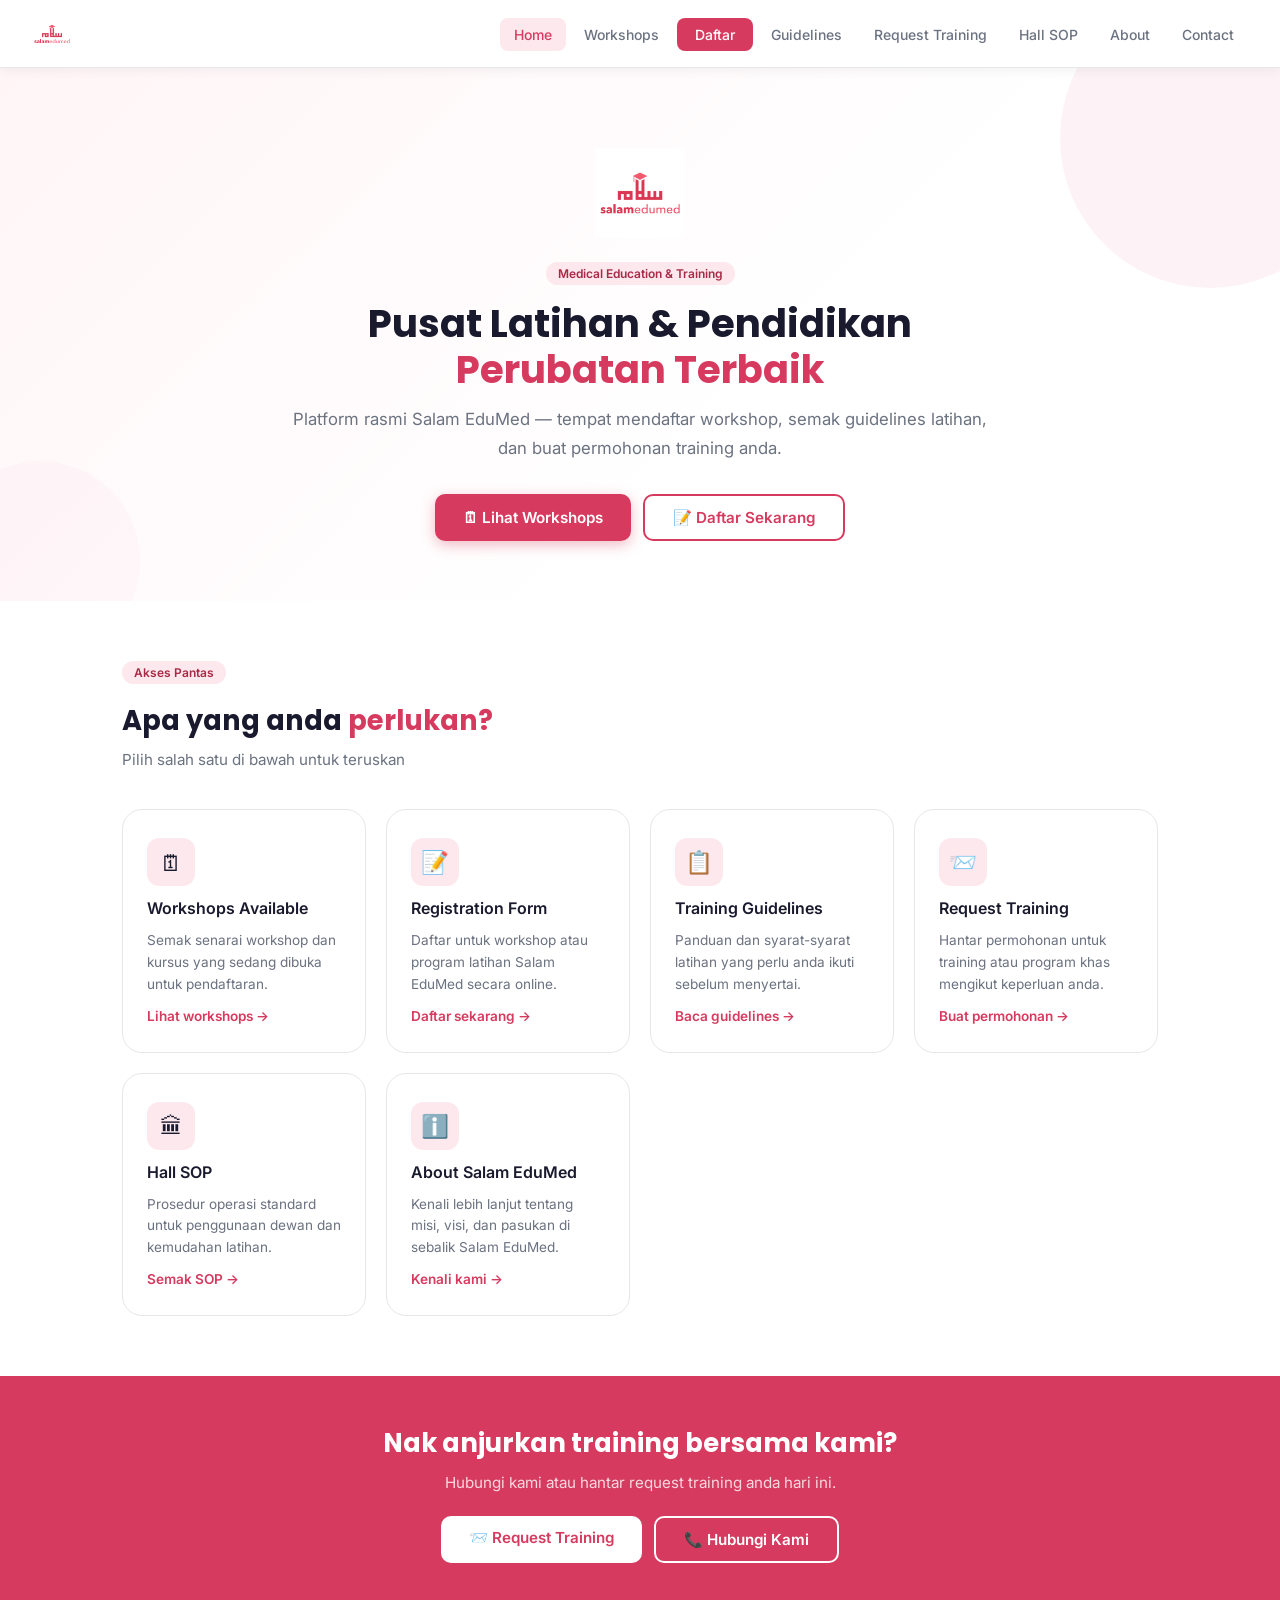
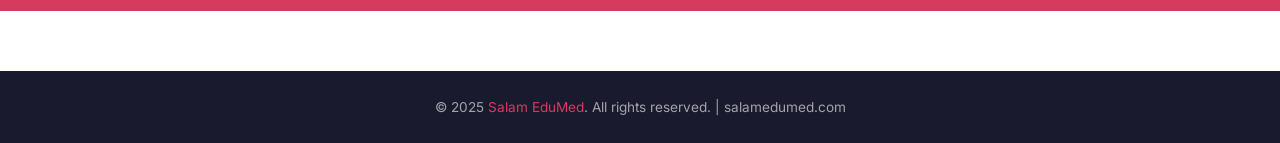
<file: index.html>
<!DOCTYPE html>
<html lang="ms">
<head>
  <meta charset="UTF-8">
  <meta name="viewport" content="width=device-width, initial-scale=1.0">
  <title>Salam EduMed</title>
  <link rel="icon" type="image/png" href="images/logo.png">
  <link rel="stylesheet" href="style.css">
</head>
<body>
  <script src="nav.js"></script>

  <!-- Hero -->
  <section class="hero">
    <div class="hero-content">
      <img src="images/logo.png" alt="Salam EduMed" class="hero-logo">
      <div class="badge">Medical Education &amp; Training</div>
      <h1>Pusat Latihan &amp; Pendidikan<br><span>Perubatan Terbaik</span></h1>
      <p>Platform rasmi Salam EduMed — tempat mendaftar workshop, semak guidelines latihan, dan buat permohonan training anda.</p>
      <div class="hero-buttons">
        <a href="workshops.html" class="btn btn-primary">🗓 Lihat Workshops</a>
        <a href="register.html" class="btn btn-outline">📝 Daftar Sekarang</a>
      </div>
    </div>
  </section>

  <!-- Quick Access Cards -->
  <div class="section">
    <div class="badge">Akses Pantas</div>
    <h2 class="section-title">Apa yang anda <span>perlukan?</span></h2>
    <p class="section-sub">Pilih salah satu di bawah untuk teruskan</p>

    <div class="cards-grid">

      <a href="workshops.html" class="card">
        <div class="card-icon">🗓</div>
        <h3>Workshops Available</h3>
        <p>Semak senarai workshop dan kursus yang sedang dibuka untuk pendaftaran.</p>
        <div class="card-arrow">Lihat workshops →</div>
      </a>

      <a href="register.html" class="card">
        <div class="card-icon">📝</div>
        <h3>Registration Form</h3>
        <p>Daftar untuk workshop atau program latihan Salam EduMed secara online.</p>
        <div class="card-arrow">Daftar sekarang →</div>
      </a>

      <a href="guidelines.html" class="card">
        <div class="card-icon">📋</div>
        <h3>Training Guidelines</h3>
        <p>Panduan dan syarat-syarat latihan yang perlu anda ikuti sebelum menyertai.</p>
        <div class="card-arrow">Baca guidelines →</div>
      </a>

      <a href="request.html" class="card">
        <div class="card-icon">📨</div>
        <h3>Request Training</h3>
        <p>Hantar permohonan untuk training atau program khas mengikut keperluan anda.</p>
        <div class="card-arrow">Buat permohonan →</div>
      </a>

      <a href="sop.html" class="card">
        <div class="card-icon">🏛</div>
        <h3>Hall SOP</h3>
        <p>Prosedur operasi standard untuk penggunaan dewan dan kemudahan latihan.</p>
        <div class="card-arrow">Semak SOP →</div>
      </a>

      <a href="about.html" class="card">
        <div class="card-icon">ℹ️</div>
        <h3>About Salam EduMed</h3>
        <p>Kenali lebih lanjut tentang misi, visi, dan pasukan di sebalik Salam EduMed.</p>
        <div class="card-arrow">Kenali kami →</div>
      </a>

    </div>
  </div>

  <!-- CTA Banner -->
  <div style="background: var(--primary); padding: 48px 2rem; text-align: center;">
    <h2 style="font-family: 'Poppins', sans-serif; color: white; font-size: 1.6rem; margin-bottom: 10px;">Nak anjurkan training bersama kami?</h2>
    <p style="color: rgba(255,255,255,0.8); margin-bottom: 24px; font-size: 0.95rem;">Hubungi kami atau hantar request training anda hari ini.</p>
    <div style="display: flex; gap: 12px; justify-content: center; flex-wrap: wrap;">
      <a href="request.html" style="background: white; color: var(--primary); padding: 12px 28px; border-radius: 10px; font-weight: 600; text-decoration: none; font-size: 0.95rem;">📨 Request Training</a>
      <a href="contact.html" style="background: transparent; color: white; border: 2px solid white; padding: 12px 28px; border-radius: 10px; font-weight: 600; text-decoration: none; font-size: 0.95rem;">📞 Hubungi Kami</a>
    </div>
  </div>

  <footer class="footer">
    <p>© 2025 <span>Salam EduMed</span>. All rights reserved. | salamedumed.com</p>
  </footer>
</body>
</html>
</file>
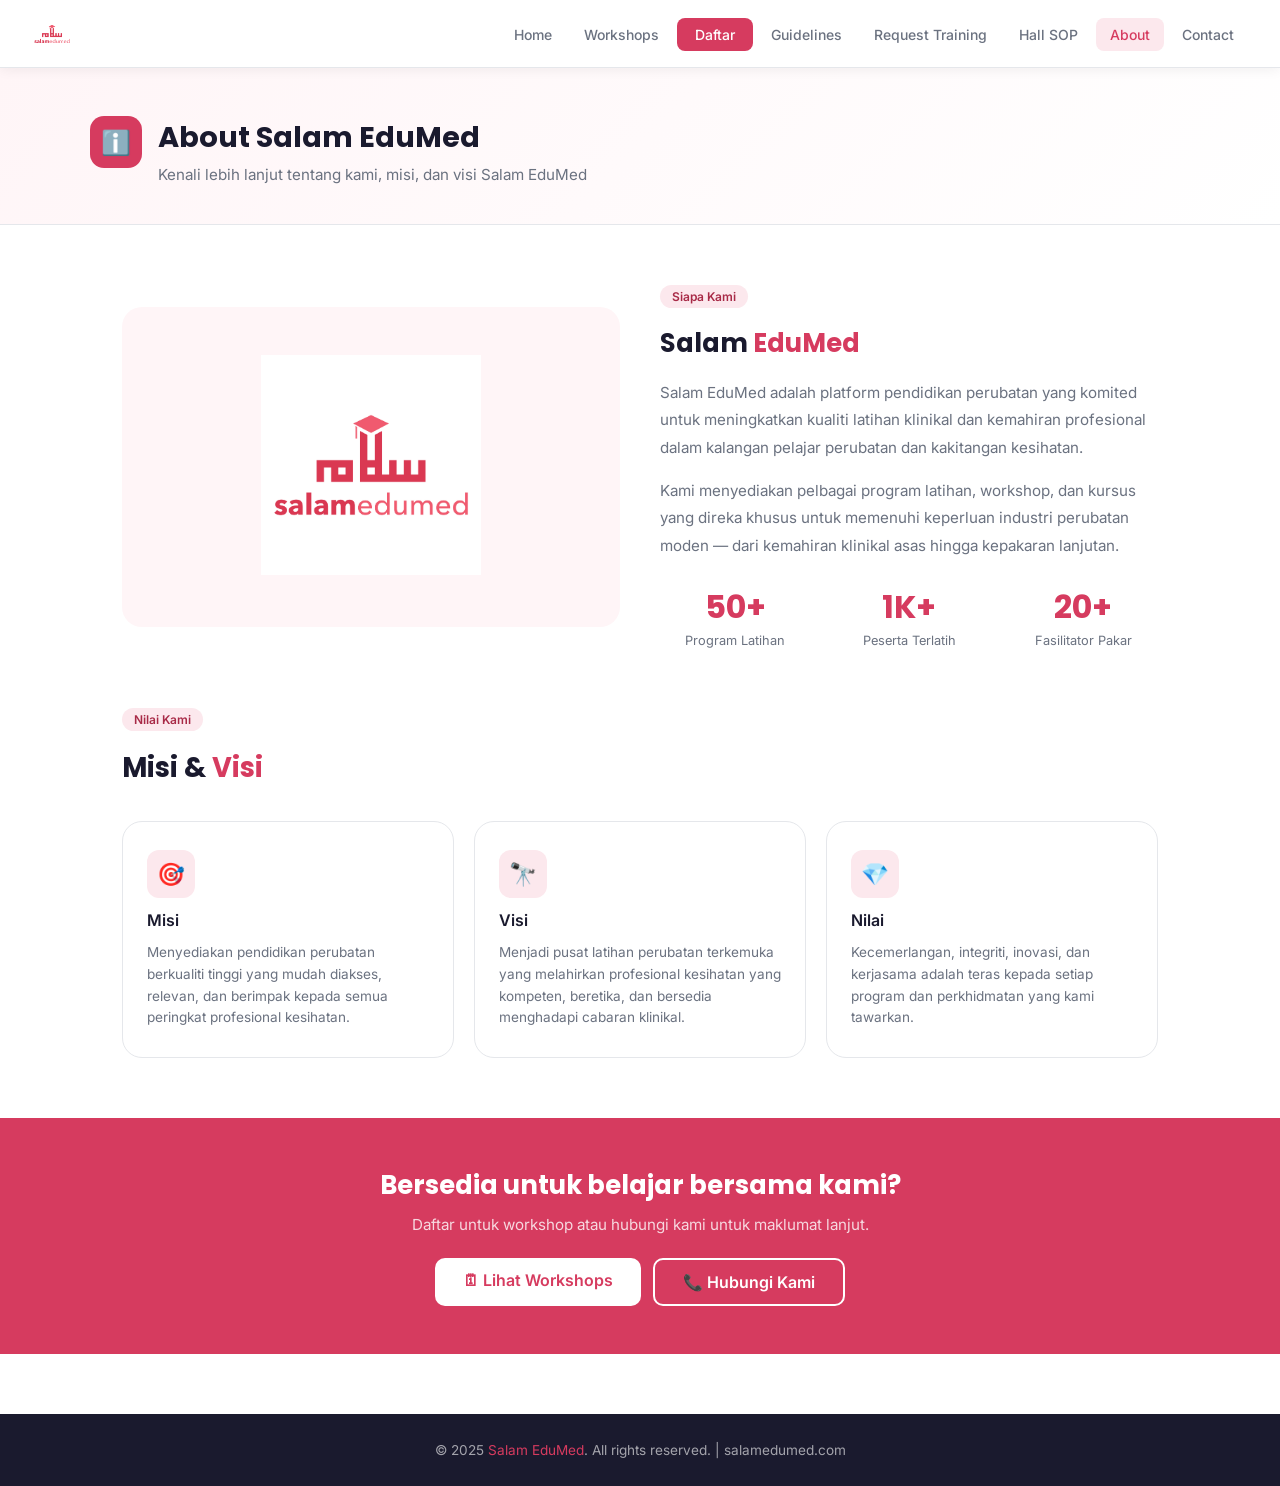
<file: about.html>
<!DOCTYPE html>
<html lang="ms">
<head>
  <meta charset="UTF-8">
  <meta name="viewport" content="width=device-width, initial-scale=1.0">
  <title>About Us | Salam EduMed</title>
  <link rel="icon" type="image/png" href="images/logo.png">
  <link rel="stylesheet" href="style.css">
</head>
<body>
  <script src="nav.js"></script>

  <div class="page-header">
    <div class="page-header-inner">
      <div class="page-header-icon">ℹ️</div>
      <div>
        <h1>About Salam EduMed</h1>
        <p>Kenali lebih lanjut tentang kami, misi, dan visi Salam EduMed</p>
      </div>
    </div>
  </div>

  <div class="section">
    <div class="about-grid">
      <div class="about-logo-wrap">
        <img src="images/logo.png" alt="Salam EduMed Logo">
      </div>
      <div class="about-text">
        <div class="badge">Siapa Kami</div>
        <h2>Salam <span style="color: var(--primary);">EduMed</span></h2>
        <p>Salam EduMed adalah platform pendidikan perubatan yang komited untuk meningkatkan kualiti latihan klinikal dan kemahiran profesional dalam kalangan pelajar perubatan dan kakitangan kesihatan.</p>
        <p>Kami menyediakan pelbagai program latihan, workshop, dan kursus yang direka khusus untuk memenuhi keperluan industri perubatan moden — dari kemahiran klinikal asas hingga kepakaran lanjutan.</p>
        <div class="stat-row">
          <div class="stat">
            <div class="num">50+</div>
            <div class="label">Program Latihan</div>
          </div>
          <div class="stat">
            <div class="num">1K+</div>
            <div class="label">Peserta Terlatih</div>
          </div>
          <div class="stat">
            <div class="num">20+</div>
            <div class="label">Fasilitator Pakar</div>
          </div>
        </div>
      </div>
    </div>

    <div style="margin-top: 60px;">
      <div class="badge">Nilai Kami</div>
      <h2 class="section-title" style="margin-bottom: 32px;">Misi & <span>Visi</span></h2>
      <div class="cards-grid">
        <div class="card" style="cursor: default;">
          <div class="card-icon">🎯</div>
          <h3>Misi</h3>
          <p>Menyediakan pendidikan perubatan berkualiti tinggi yang mudah diakses, relevan, dan berimpak kepada semua peringkat profesional kesihatan.</p>
        </div>
        <div class="card" style="cursor: default;">
          <div class="card-icon">🔭</div>
          <h3>Visi</h3>
          <p>Menjadi pusat latihan perubatan terkemuka yang melahirkan profesional kesihatan yang kompeten, beretika, dan bersedia menghadapi cabaran klinikal.</p>
        </div>
        <div class="card" style="cursor: default;">
          <div class="card-icon">💎</div>
          <h3>Nilai</h3>
          <p>Kecemerlangan, integriti, inovasi, dan kerjasama adalah teras kepada setiap program dan perkhidmatan yang kami tawarkan.</p>
        </div>
      </div>
    </div>
  </div>

  <div style="background: var(--primary); padding: 48px 2rem; text-align: center;">
    <h2 style="font-family: 'Poppins', sans-serif; color: white; font-size: 1.6rem; margin-bottom: 10px;">Bersedia untuk belajar bersama kami?</h2>
    <p style="color: rgba(255,255,255,0.8); margin-bottom: 24px; font-size: 0.95rem;">Daftar untuk workshop atau hubungi kami untuk maklumat lanjut.</p>
    <div style="display: flex; gap: 12px; justify-content: center; flex-wrap: wrap;">
      <a href="workshops.html" style="background: white; color: var(--primary); padding: 12px 28px; border-radius: 10px; font-weight: 600; text-decoration: none;">🗓 Lihat Workshops</a>
      <a href="contact.html" style="background: transparent; color: white; border: 2px solid white; padding: 12px 28px; border-radius: 10px; font-weight: 600; text-decoration: none;">📞 Hubungi Kami</a>
    </div>
  </div>

  <footer class="footer">
    <p>© 2025 <span>Salam EduMed</span>. All rights reserved. | salamedumed.com</p>
  </footer>
</body>
</html>
</file>
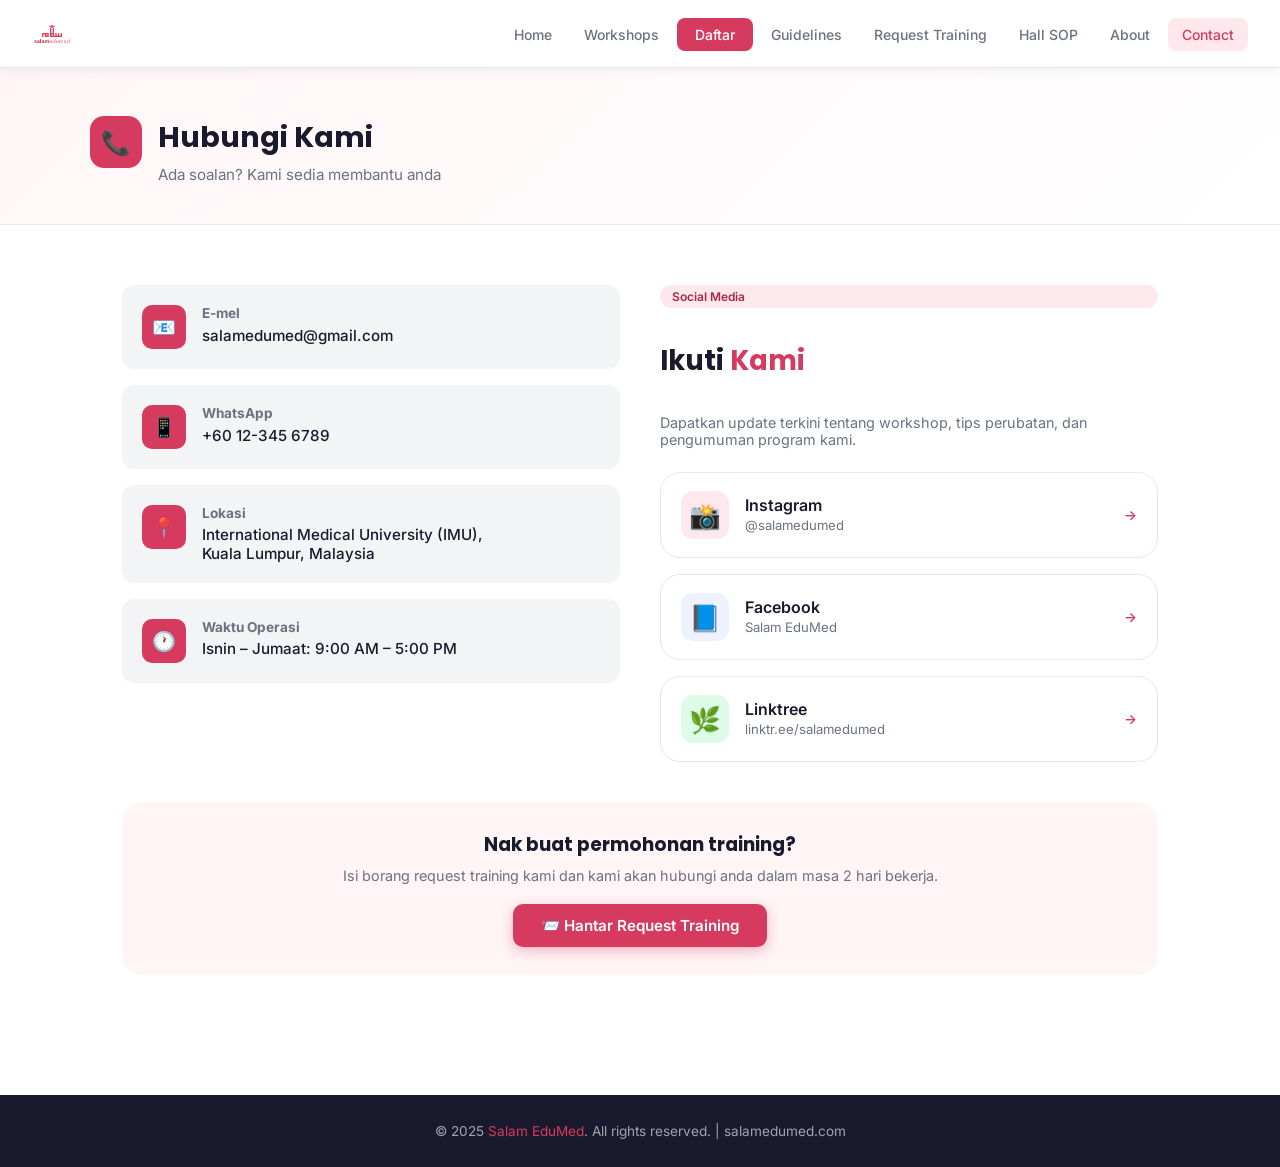
<file: contact.html>
<!DOCTYPE html>
<html lang="ms">
<head>
  <meta charset="UTF-8">
  <meta name="viewport" content="width=device-width, initial-scale=1.0">
  <title>Contact | Salam EduMed</title>
  <link rel="icon" type="image/png" href="images/logo.png">
  <link rel="stylesheet" href="style.css">
</head>
<body>
  <script src="nav.js"></script>

  <div class="page-header">
    <div class="page-header-inner">
      <div class="page-header-icon">📞</div>
      <div>
        <h1>Hubungi Kami</h1>
        <p>Ada soalan? Kami sedia membantu anda</p>
      </div>
    </div>
  </div>

  <div class="section">
    <div class="contact-grid">

      <div style="display: flex; flex-direction: column; gap: 16px;">
        <div class="contact-item">
          <div class="c-icon">📧</div>
          <div>
            <h4>E-mel</h4>
            <a href="mailto:salamedumed@gmail.com">salamedumed@gmail.com</a>
          </div>
        </div>

        <div class="contact-item">
          <div class="c-icon">📱</div>
          <div>
            <h4>WhatsApp</h4>
            <a href="https://wa.me/60123456789" target="_blank">+60 12-345 6789</a>
          </div>
        </div>

        <div class="contact-item">
          <div class="c-icon">📍</div>
          <div>
            <h4>Lokasi</h4>
            <p>International Medical University (IMU),<br>Kuala Lumpur, Malaysia</p>
          </div>
        </div>

        <div class="contact-item">
          <div class="c-icon">🕐</div>
          <div>
            <h4>Waktu Operasi</h4>
            <p>Isnin – Jumaat: 9:00 AM – 5:00 PM</p>
          </div>
        </div>
      </div>

      <div style="display: flex; flex-direction: column; gap: 16px;">
        <div class="badge">Social Media</div>
        <h2 class="section-title" style="margin-bottom: 16px;">Ikuti <span>Kami</span></h2>
        <p style="color: var(--gray); font-size: 0.9rem; margin-bottom: 8px;">Dapatkan update terkini tentang workshop, tips perubatan, dan pengumuman program kami.</p>

        <a href="https://instagram.com/salamedumed" target="_blank" class="card" style="flex-direction: row; align-items: center; gap: 16px; padding: 18px 20px;">
          <div class="card-icon" style="background: #FCE8ED; font-size: 1.6rem;">📸</div>
          <div>
            <h3 style="margin: 0;">Instagram</h3>
            <p style="margin: 0; font-size: 0.82rem;">@salamedumed</p>
          </div>
          <div class="card-arrow" style="margin-left: auto; margin-top: 0;">→</div>
        </a>

        <a href="https://www.facebook.com/salamedumed" target="_blank" class="card" style="flex-direction: row; align-items: center; gap: 16px; padding: 18px 20px;">
          <div class="card-icon" style="background: #EEF2FF; font-size: 1.6rem;">📘</div>
          <div>
            <h3 style="margin: 0;">Facebook</h3>
            <p style="margin: 0; font-size: 0.82rem;">Salam EduMed</p>
          </div>
          <div class="card-arrow" style="margin-left: auto; margin-top: 0;">→</div>
        </a>

        <a href="https://linktr.ee/salamedumed" target="_blank" class="card" style="flex-direction: row; align-items: center; gap: 16px; padding: 18px 20px;">
          <div class="card-icon" style="background: #DCFCE7; font-size: 1.6rem;">🌿</div>
          <div>
            <h3 style="margin: 0;">Linktree</h3>
            <p style="margin: 0; font-size: 0.82rem;">linktr.ee/salamedumed</p>
          </div>
          <div class="card-arrow" style="margin-left: auto; margin-top: 0;">→</div>
        </a>
      </div>

    </div>

    <div style="margin-top: 40px; padding: 28px; background: var(--primary-xlight); border-radius: var(--radius-lg); text-align: center;">
      <h3 style="font-family: 'Poppins', sans-serif; margin-bottom: 8px;">Nak buat permohonan training?</h3>
      <p style="color: var(--gray); font-size: 0.9rem; margin-bottom: 20px;">Isi borang request training kami dan kami akan hubungi anda dalam masa 2 hari bekerja.</p>
      <a href="request.html" class="btn btn-primary">📨 Hantar Request Training</a>
    </div>
  </div>

  <footer class="footer">
    <p>© 2025 <span>Salam EduMed</span>. All rights reserved. | salamedumed.com</p>
  </footer>
</body>
</html>
</file>
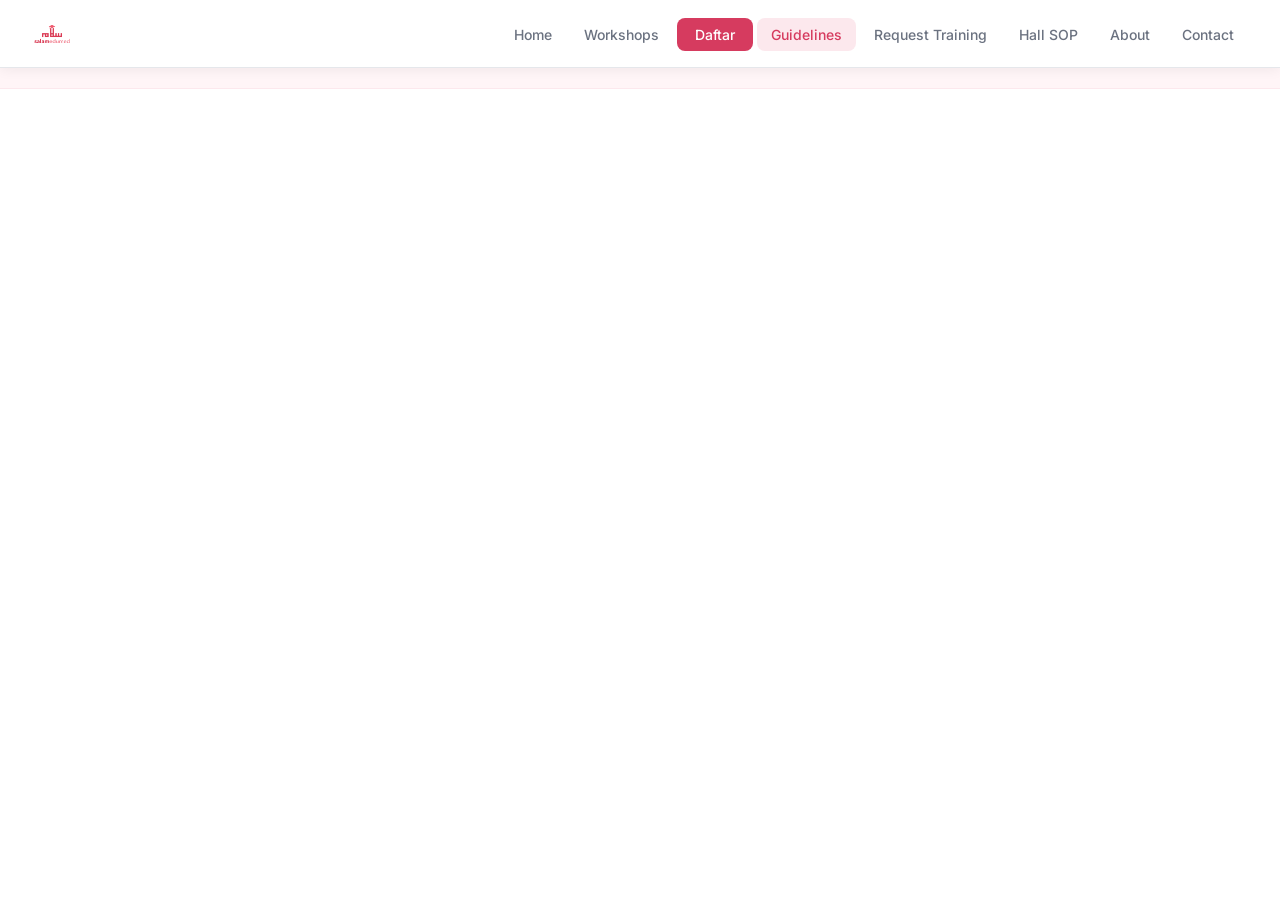
<file: guidelines.html>
<!DOCTYPE html>
<html lang="ms">
<head>
  <meta charset="UTF-8">
  <meta name="viewport" content="width=device-width, initial-scale=1.0">
  <title>Training Guidelines | Salam EduMed</title>
  <link rel="icon" type="image/png" href="images/logo.png">
  <link rel="stylesheet" href="style.css">
</head>
<body class="embed-page">
  <script src="nav.js"></script>

  <div class="embed-header">
    <div class="icon">📋</div>
    <h1>Training Guidelines</h1>
    <a href="https://script.google.com/macros/s/AKfycby76Ef6zsmTCOOQ0iS3BpFPUoH-8SvbWE8z80hWSNEm1jaO3RpkGe0w8c2iAE2r970thw/exec" target="_blank" class="open-new">↗ Open in new tab</a>
  </div>

  <iframe
    class="embed-frame"
    src="https://script.google.com/macros/s/AKfycby76Ef6zsmTCOOQ0iS3BpFPUoH-8SvbWE8z80hWSNEm1jaO3RpkGe0w8c2iAE2r970thw/exec"
    title="Salam EduMed Training Guidelines"
    loading="lazy">
  </iframe>
</body>
</html>
</file>
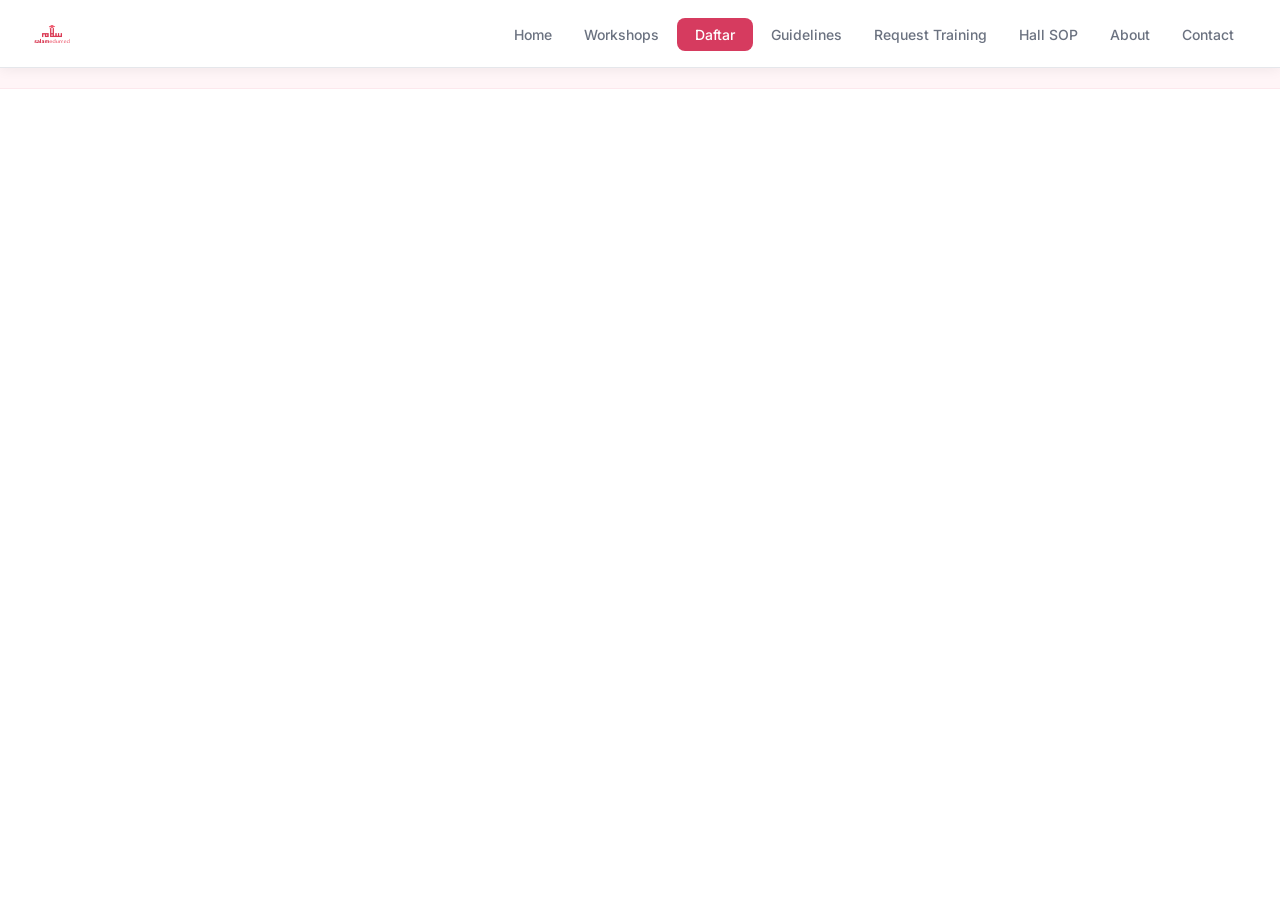
<file: register.html>
<!DOCTYPE html>
<html lang="ms">
<head>
  <meta charset="UTF-8">
  <meta name="viewport" content="width=device-width, initial-scale=1.0">
  <title>Registration Form | Salam EduMed</title>
  <link rel="icon" type="image/png" href="images/logo.png">
  <link rel="stylesheet" href="style.css">
</head>
<body class="embed-page">
  <script src="nav.js"></script>

  <div class="embed-header">
    <div class="icon">📝</div>
    <h1>Registration Form</h1>
    <a href="https://script.google.com/macros/s/AKfycbw-TM1X4ttx0lNZXt9PQ7xPPTrn4lBTw7MEErH2H84dD2UeyqW-Dr6ma02KuSLMb_tlBg/exec" target="_blank" class="open-new">↗ Open in new tab</a>
  </div>

  <iframe
    class="embed-frame"
    src="https://script.google.com/macros/s/AKfycbw-TM1X4ttx0lNZXt9PQ7xPPTrn4lBTw7MEErH2H84dD2UeyqW-Dr6ma02KuSLMb_tlBg/exec"
    title="Salam EduMed Registration Form"
    loading="lazy">
  </iframe>

  <script src="nav.js"></script>
</body>
</html>
</file>
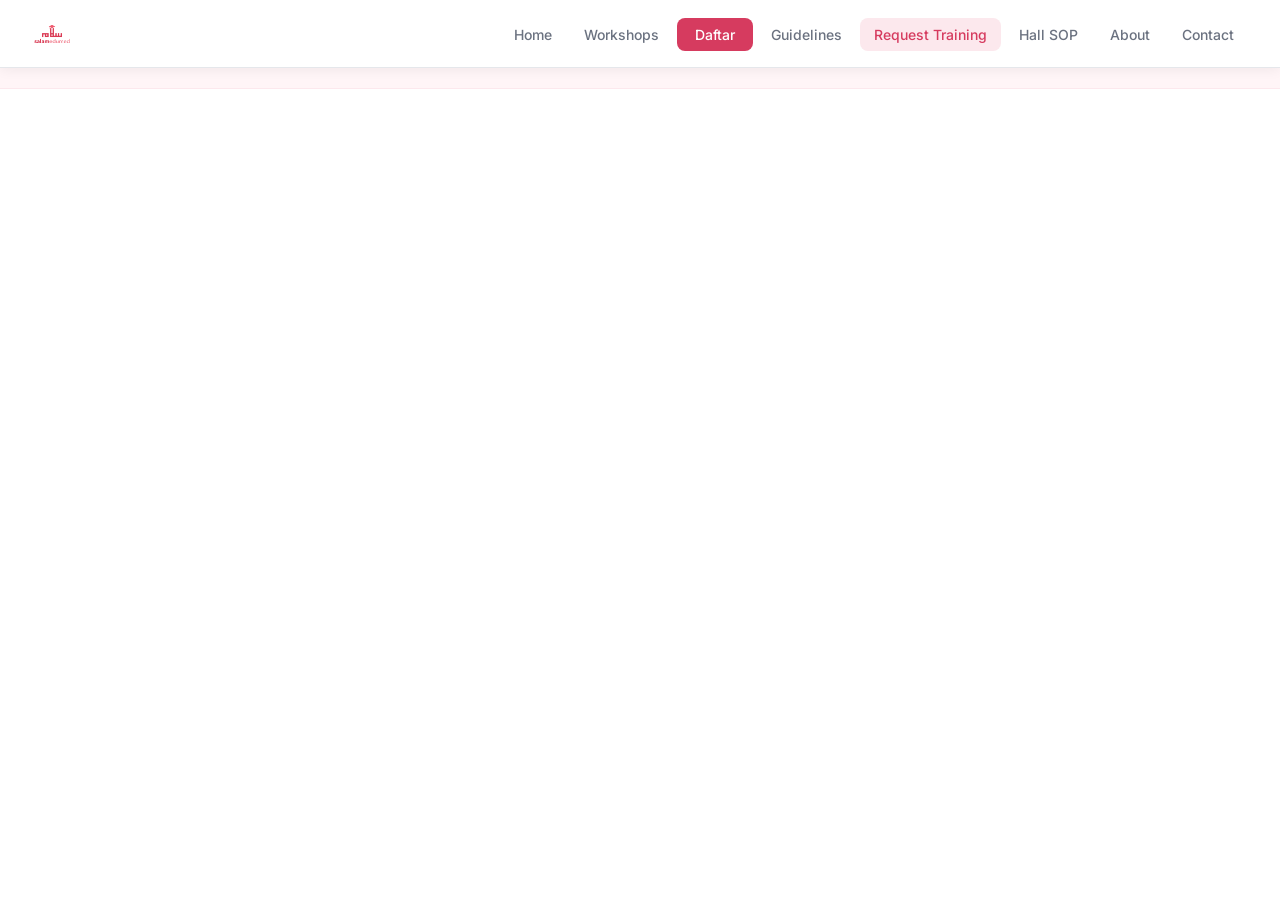
<file: request.html>
<!DOCTYPE html>
<html lang="ms">
<head>
  <meta charset="UTF-8">
  <meta name="viewport" content="width=device-width, initial-scale=1.0">
  <title>Request Training | Salam EduMed</title>
  <link rel="icon" type="image/png" href="images/logo.png">
  <link rel="stylesheet" href="style.css">
</head>
<body class="embed-page">
  <script src="nav.js"></script>

  <div class="embed-header">
    <div class="icon">📨</div>
    <h1>Training Request Form</h1>
    <a href="https://bit.ly/salamedumedrequestform" target="_blank" class="open-new">↗ Open in new tab</a>
  </div>

  <iframe
    class="embed-frame"
    src="https://bit.ly/salamedumedrequestform"
    title="Salam EduMed Training Request Form"
    loading="lazy">
  </iframe>
</body>
</html>
</file>
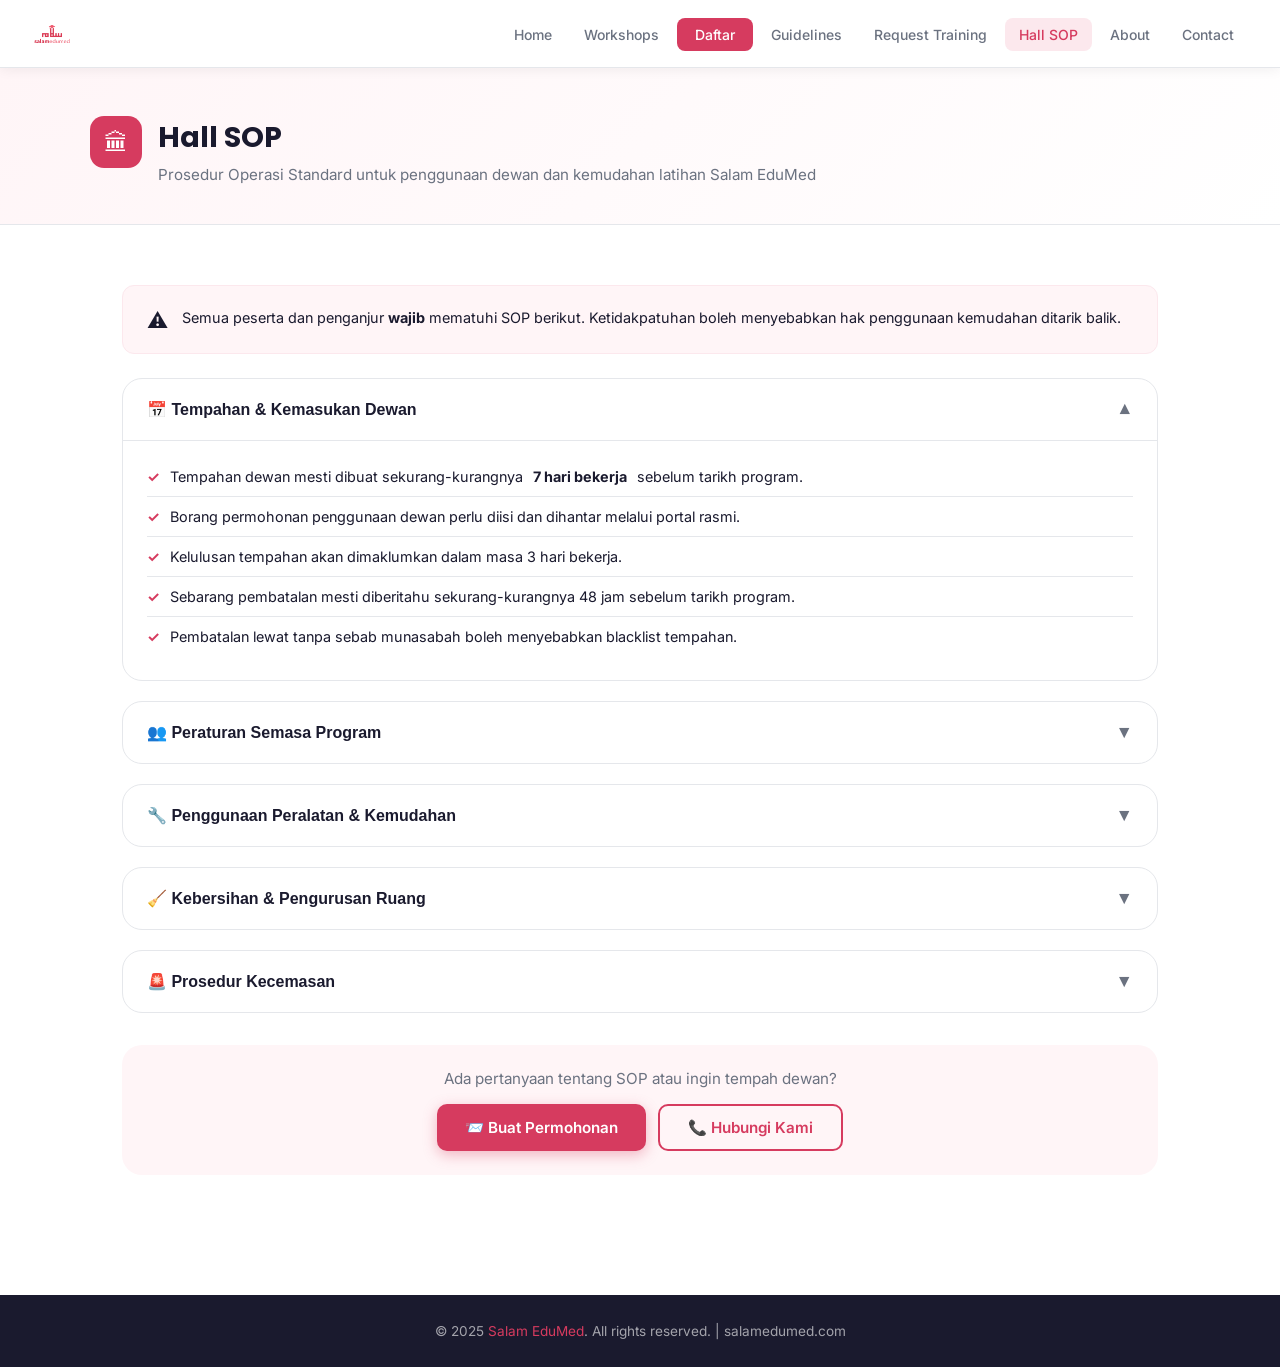
<file: sop.html>
<!DOCTYPE html>
<html lang="ms">
<head>
  <meta charset="UTF-8">
  <meta name="viewport" content="width=device-width, initial-scale=1.0">
  <title>Hall SOP | Salam EduMed</title>
  <link rel="icon" type="image/png" href="images/logo.png">
  <link rel="stylesheet" href="style.css">
</head>
<body>
  <script src="nav.js"></script>

  <div class="page-header">
    <div class="page-header-inner">
      <div class="page-header-icon">🏛</div>
      <div>
        <h1>Hall SOP</h1>
        <p>Prosedur Operasi Standard untuk penggunaan dewan dan kemudahan latihan Salam EduMed</p>
      </div>
    </div>
  </div>

  <div class="section">
    <div class="info-box">
      <div class="info-icon">⚠️</div>
      <p>Semua peserta dan penganjur <strong>wajib</strong> mematuhi SOP berikut. Ketidakpatuhan boleh menyebabkan hak penggunaan kemudahan ditarik balik.</p>
    </div>

    <div class="sop-section open">
      <button class="sop-toggle" onclick="toggleSop(this)">
        <h3>📅 Tempahan & Kemasukan Dewan</h3>
        <span class="chevron">▼</span>
      </button>
      <div class="sop-body">
        <ul>
          <li>Tempahan dewan mesti dibuat sekurang-kurangnya <strong>7 hari bekerja</strong> sebelum tarikh program.</li>
          <li>Borang permohonan penggunaan dewan perlu diisi dan dihantar melalui portal rasmi.</li>
          <li>Kelulusan tempahan akan dimaklumkan dalam masa 3 hari bekerja.</li>
          <li>Sebarang pembatalan mesti diberitahu sekurang-kurangnya 48 jam sebelum tarikh program.</li>
          <li>Pembatalan lewat tanpa sebab munasabah boleh menyebabkan blacklist tempahan.</li>
        </ul>
      </div>
    </div>

    <div class="sop-section">
      <button class="sop-toggle" onclick="toggleSop(this)">
        <h3>👥 Peraturan Semasa Program</h3>
        <span class="chevron">▼</span>
      </button>
      <div class="sop-body">
        <ul>
          <li>Semua peserta mesti <strong>mendaftar masuk</strong> sebelum program bermula.</li>
          <li>Pakaian mestilah kemas dan sesuai — pakaian profesional atau uniform klinikal.</li>
          <li>Telefon bimbit hendaklah ditetapkan pada mod senyap sepanjang sesi.</li>
          <li>Dilarang membawa makanan atau minuman ke dalam dewan kecuali dengan kebenaran.</li>
          <li>Peserta dilarang keluar masuk dewan semasa sesi sedang berjalan tanpa kebenaran fasilitator.</li>
          <li>Gambar atau rakaman video hanya dibenarkan dengan kebenaran penganjur.</li>
        </ul>
      </div>
    </div>

    <div class="sop-section">
      <button class="sop-toggle" onclick="toggleSop(this)">
        <h3>🔧 Penggunaan Peralatan & Kemudahan</h3>
        <span class="chevron">▼</span>
      </button>
      <div class="sop-body">
        <ul>
          <li>Peralatan simulasi dan manikin mesti digunakan dengan berhati-hati dan mengikut arahan.</li>
          <li>Sebarang kerosakan pada peralatan mestilah dilaporkan kepada staf serta-merta.</li>
          <li>Penganjur bertanggungjawab memastikan semua peralatan dikembalikan ke tempat asal selepas program.</li>
          <li>Peralatan peribadi pelajar adalah tanggungjawab pelajar sendiri — Salam EduMed tidak bertanggungjawab atas kehilangan.</li>
          <li>Penggunaan projektor dan sistem audio perlu dipohon terlebih dahulu bersama borang tempahan.</li>
        </ul>
      </div>
    </div>

    <div class="sop-section">
      <button class="sop-toggle" onclick="toggleSop(this)">
        <h3>🧹 Kebersihan & Pengurusan Ruang</h3>
        <span class="chevron">▼</span>
      </button>
      <div class="sop-body">
        <ul>
          <li>Penganjur bertanggungjawab memastikan dewan <strong>bersih dan kemas</strong> selepas program.</li>
          <li>Semua kerusi dan meja mesti dikembalikan ke susunan asal sebelum meninggalkan dewan.</li>
          <li>Sampah dan sisa mestilah dibuang di tempat yang disediakan.</li>
          <li>Pemeriksaan dewan akan dijalankan oleh staf sebelum dan selepas penggunaan.</li>
          <li>Deposit akan ditolak sekiranya dewan didapati tidak bersih atau rosak.</li>
        </ul>
      </div>
    </div>

    <div class="sop-section">
      <button class="sop-toggle" onclick="toggleSop(this)">
        <h3>🚨 Prosedur Kecemasan</h3>
        <span class="chevron">▼</span>
      </button>
      <div class="sop-body">
        <ul>
          <li>Ketahui lokasi <strong>alat pemadam api</strong> dan <strong>AED</strong> berhampiran dewan.</li>
          <li>Dalam keadaan kecemasan, hubungi staf Salam EduMed atau talian kecemasan hospital serta-merta.</li>
          <li>Semua peserta mesti mengikuti arahan pemimpin kecemasan semasa situasi bahaya.</li>
          <li>Laluan kecemasan mesti sentiasa bebas dan tidak disekat pada setiap masa.</li>
          <li>Fasilitator program bertanggungjawab memastikan peserta tahu prosedur kecemasan sebelum sesi bermula.</li>
        </ul>
      </div>
    </div>

    <div style="margin-top: 32px; padding: 24px; background: var(--primary-xlight); border-radius: var(--radius-lg); text-align: center;">
      <p style="color: var(--gray); margin-bottom: 16px; font-size: 0.95rem;">Ada pertanyaan tentang SOP atau ingin tempah dewan?</p>
      <div style="display: flex; gap: 12px; justify-content: center; flex-wrap: wrap;">
        <a href="request.html" class="btn btn-primary">📨 Buat Permohonan</a>
        <a href="contact.html" class="btn btn-outline">📞 Hubungi Kami</a>
      </div>
    </div>
  </div>

  <footer class="footer">
    <p>© 2025 <span>Salam EduMed</span>. All rights reserved. | salamedumed.com</p>
  </footer>

  <script>
    function toggleSop(btn) {
      btn.closest('.sop-section').classList.toggle('open');
    }
  </script>
</body>
</html>
</file>
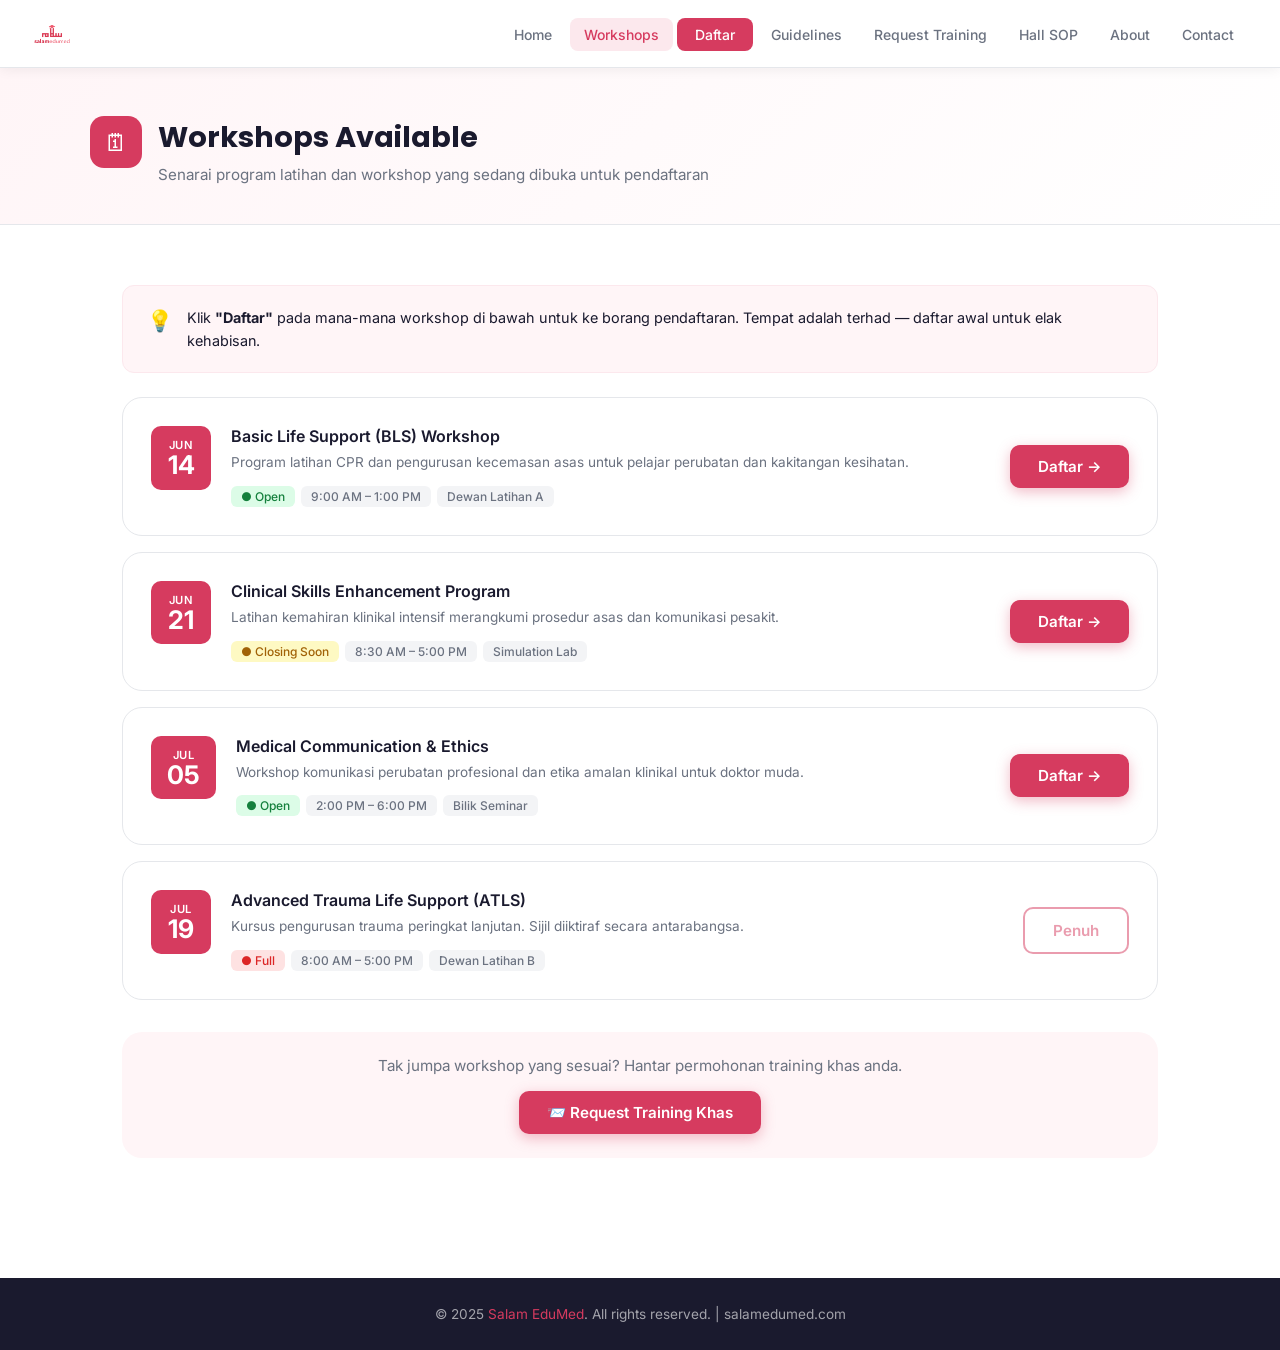
<file: workshops.html>
<!DOCTYPE html>
<html lang="ms">
<head>
  <meta charset="UTF-8">
  <meta name="viewport" content="width=device-width, initial-scale=1.0">
  <title>Workshops | Salam EduMed</title>
  <link rel="icon" type="image/png" href="images/logo.png">
  <link rel="stylesheet" href="style.css">
</head>
<body>
  <script src="nav.js"></script>

  <div class="page-header">
    <div class="page-header-inner">
      <div class="page-header-icon">🗓</div>
      <div>
        <h1>Workshops Available</h1>
        <p>Senarai program latihan dan workshop yang sedang dibuka untuk pendaftaran</p>
      </div>
    </div>
  </div>

  <div class="section">
    <div class="info-box">
      <div class="info-icon">💡</div>
      <p>Klik <strong>"Daftar"</strong> pada mana-mana workshop di bawah untuk ke borang pendaftaran. Tempat adalah terhad — daftar awal untuk elak kehabisan.</p>
    </div>

    <div style="display: flex; flex-direction: column; gap: 16px;">

      <div class="workshop-card">
        <div class="workshop-date">
          <div class="month">Jun</div>
          <div class="day">14</div>
        </div>
        <div class="workshop-info" style="flex: 1;">
          <h3>Basic Life Support (BLS) Workshop</h3>
          <p>Program latihan CPR dan pengurusan kecemasan asas untuk pelajar perubatan dan kakitangan kesihatan.</p>
          <div class="workshop-tags">
            <span class="tag tag-open">● Open</span>
            <span class="tag">9:00 AM – 1:00 PM</span>
            <span class="tag">Dewan Latihan A</span>
          </div>
        </div>
        <a href="register.html" class="btn btn-primary" style="align-self: center; white-space: nowrap;">Daftar →</a>
      </div>

      <div class="workshop-card">
        <div class="workshop-date">
          <div class="month">Jun</div>
          <div class="day">21</div>
        </div>
        <div class="workshop-info" style="flex: 1;">
          <h3>Clinical Skills Enhancement Program</h3>
          <p>Latihan kemahiran klinikal intensif merangkumi prosedur asas dan komunikasi pesakit.</p>
          <div class="workshop-tags">
            <span class="tag tag-soon">● Closing Soon</span>
            <span class="tag">8:30 AM – 5:00 PM</span>
            <span class="tag">Simulation Lab</span>
          </div>
        </div>
        <a href="register.html" class="btn btn-primary" style="align-self: center; white-space: nowrap;">Daftar →</a>
      </div>

      <div class="workshop-card">
        <div class="workshop-date">
          <div class="month">Jul</div>
          <div class="day">05</div>
        </div>
        <div class="workshop-info" style="flex: 1;">
          <h3>Medical Communication & Ethics</h3>
          <p>Workshop komunikasi perubatan profesional dan etika amalan klinikal untuk doktor muda.</p>
          <div class="workshop-tags">
            <span class="tag tag-open">● Open</span>
            <span class="tag">2:00 PM – 6:00 PM</span>
            <span class="tag">Bilik Seminar</span>
          </div>
        </div>
        <a href="register.html" class="btn btn-primary" style="align-self: center; white-space: nowrap;">Daftar →</a>
      </div>

      <div class="workshop-card">
        <div class="workshop-date">
          <div class="month">Jul</div>
          <div class="day">19</div>
        </div>
        <div class="workshop-info" style="flex: 1;">
          <h3>Advanced Trauma Life Support (ATLS)</h3>
          <p>Kursus pengurusan trauma peringkat lanjutan. Sijil diiktiraf secara antarabangsa.</p>
          <div class="workshop-tags">
            <span class="tag tag-full">● Full</span>
            <span class="tag">8:00 AM – 5:00 PM</span>
            <span class="tag">Dewan Latihan B</span>
          </div>
        </div>
        <a href="register.html" class="btn btn-outline" style="align-self: center; white-space: nowrap; opacity: 0.5; pointer-events: none;">Penuh</a>
      </div>

    </div>

    <div style="margin-top: 32px; padding: 24px; background: var(--primary-xlight); border-radius: var(--radius-lg); text-align: center;">
      <p style="color: var(--gray); margin-bottom: 16px; font-size: 0.95rem;">Tak jumpa workshop yang sesuai? Hantar permohonan training khas anda.</p>
      <a href="request.html" class="btn btn-primary">📨 Request Training Khas</a>
    </div>
  </div>

  <footer class="footer">
    <p>© 2025 <span>Salam EduMed</span>. All rights reserved. | salamedumed.com</p>
  </footer>
</body>
</html>
</file>
<file: style.css>
@import url('https://fonts.googleapis.com/css2?family=Inter:wght@300;400;500;600;700&family=Poppins:wght@600;700&display=swap');

:root {
  --primary: #D63B5F;
  --primary-dark: #A82A47;
  --primary-light: #FCE8ED;
  --primary-xlight: #FFF5F7;
  --white: #FFFFFF;
  --dark: #1A1A2E;
  --gray: #6B7280;
  --gray-light: #F3F4F6;
  --border: #E5E7EB;
  --shadow: 0 4px 24px rgba(214, 59, 95, 0.10);
  --shadow-md: 0 8px 32px rgba(0,0,0,0.10);
  --radius: 12px;
  --radius-lg: 20px;
  --nav-height: 68px;
}

* { margin: 0; padding: 0; box-sizing: border-box; }

html { scroll-behavior: smooth; }

body {
  font-family: 'Inter', sans-serif;
  color: var(--dark);
  background: var(--white);
  padding-top: var(--nav-height);
}

/* ─── NAVBAR ─── */
.navbar {
  position: fixed;
  top: 0; left: 0; right: 0;
  height: var(--nav-height);
  background: var(--white);
  border-bottom: 1px solid var(--border);
  display: flex;
  align-items: center;
  padding: 0 2rem;
  z-index: 1000;
  box-shadow: 0 2px 12px rgba(0,0,0,0.06);
}

.nav-brand {
  display: flex;
  align-items: center;
  gap: 10px;
  text-decoration: none;
  flex-shrink: 0;
}

.nav-brand img {
  height: 40px;
  width: auto;
}

.nav-links {
  display: flex;
  align-items: center;
  gap: 4px;
  margin-left: auto;
  list-style: none;
}

.nav-links a {
  text-decoration: none;
  color: var(--gray);
  font-size: 0.875rem;
  font-weight: 500;
  padding: 8px 14px;
  border-radius: 8px;
  transition: all 0.2s;
  white-space: nowrap;
}

.nav-links a:hover,
.nav-links a.active {
  color: var(--primary);
  background: var(--primary-light);
}

.nav-links a.btn-nav {
  background: var(--primary);
  color: var(--white);
  padding: 8px 18px;
}

.nav-links a.btn-nav:hover {
  background: var(--primary-dark);
  color: var(--white);
}

/* Hamburger */
.hamburger {
  display: none;
  flex-direction: column;
  gap: 5px;
  cursor: pointer;
  margin-left: auto;
  padding: 8px;
  background: none;
  border: none;
}

.hamburger span {
  display: block;
  width: 22px;
  height: 2px;
  background: var(--dark);
  border-radius: 2px;
  transition: all 0.3s;
}

.mobile-menu {
  display: none;
  position: fixed;
  top: var(--nav-height);
  left: 0; right: 0;
  background: var(--white);
  border-bottom: 1px solid var(--border);
  padding: 1rem;
  z-index: 999;
  box-shadow: var(--shadow-md);
}

.mobile-menu.open { display: block; }

.mobile-menu a {
  display: block;
  text-decoration: none;
  color: var(--dark);
  font-size: 0.95rem;
  font-weight: 500;
  padding: 12px 16px;
  border-radius: 8px;
  transition: all 0.2s;
}

.mobile-menu a:hover,
.mobile-menu a.active {
  color: var(--primary);
  background: var(--primary-light);
}

/* ─── HERO ─── */
.hero {
  background: linear-gradient(135deg, var(--primary-xlight) 0%, var(--white) 60%);
  padding: 80px 2rem 60px;
  text-align: center;
  position: relative;
  overflow: hidden;
}

.hero::before {
  content: '';
  position: absolute;
  top: -80px; right: -80px;
  width: 300px; height: 300px;
  background: var(--primary-light);
  border-radius: 50%;
  opacity: 0.5;
}

.hero::after {
  content: '';
  position: absolute;
  bottom: -60px; left: -60px;
  width: 200px; height: 200px;
  background: var(--primary-light);
  border-radius: 50%;
  opacity: 0.3;
}

.hero-content {
  position: relative;
  z-index: 1;
  max-width: 700px;
  margin: 0 auto;
  width: 100%;
  display: flex;
  flex-direction: column;
  align-items: center;
  text-align: center;
}

.hero img.hero-logo {
  height: 90px;
  width: auto;
  margin-bottom: 24px;
}

.hero h1 {
  font-family: 'Poppins', sans-serif;
  font-size: 2.4rem;
  font-weight: 700;
  color: var(--dark);
  margin-bottom: 12px;
  line-height: 1.2;
}

.hero h1 span { color: var(--primary); }

.hero p {
  font-size: 1.05rem;
  color: var(--gray);
  margin-bottom: 32px;
  line-height: 1.7;
}

.hero-buttons {
  display: flex;
  gap: 12px;
  justify-content: center;
  flex-wrap: wrap;
}

/* ─── BUTTONS ─── */
.btn {
  display: inline-flex;
  align-items: center;
  gap: 8px;
  padding: 12px 28px;
  border-radius: 10px;
  font-size: 0.95rem;
  font-weight: 600;
  text-decoration: none;
  cursor: pointer;
  border: none;
  transition: all 0.2s;
}

.btn-primary {
  background: var(--primary);
  color: var(--white);
  box-shadow: 0 4px 14px rgba(214, 59, 95, 0.35);
}

.btn-primary:hover {
  background: var(--primary-dark);
  transform: translateY(-1px);
  box-shadow: 0 6px 20px rgba(214, 59, 95, 0.45);
}

.btn-outline {
  background: transparent;
  color: var(--primary);
  border: 2px solid var(--primary);
}

.btn-outline:hover {
  background: var(--primary-light);
  transform: translateY(-1px);
}

/* ─── SECTION ─── */
.section {
  padding: 60px 2rem;
  max-width: 1100px;
  margin: 0 auto;
}

.section-title {
  font-family: 'Poppins', sans-serif;
  font-size: 1.7rem;
  font-weight: 700;
  color: var(--dark);
  margin-bottom: 8px;
}

.section-title span { color: var(--primary); }

.section-sub {
  color: var(--gray);
  font-size: 0.95rem;
  margin-bottom: 40px;
}

/* ─── CARDS GRID ─── */
.cards-grid {
  display: grid;
  grid-template-columns: repeat(auto-fit, minmax(240px, 1fr));
  gap: 20px;
}

.card {
  background: var(--white);
  border: 1px solid var(--border);
  border-radius: var(--radius-lg);
  padding: 28px 24px;
  text-decoration: none;
  color: inherit;
  transition: all 0.25s;
  display: flex;
  flex-direction: column;
  gap: 12px;
  position: relative;
  overflow: hidden;
}

.card::before {
  content: '';
  position: absolute;
  top: 0; left: 0; right: 0;
  height: 4px;
  background: var(--primary);
  transform: scaleX(0);
  transform-origin: left;
  transition: transform 0.3s;
}

.card:hover {
  border-color: var(--primary-light);
  box-shadow: var(--shadow);
  transform: translateY(-3px);
}

.card:hover::before { transform: scaleX(1); }

.card-icon {
  width: 48px; height: 48px;
  background: var(--primary-light);
  border-radius: 12px;
  display: flex;
  align-items: center;
  justify-content: center;
  font-size: 1.4rem;
}

.card h3 {
  font-size: 1rem;
  font-weight: 600;
  color: var(--dark);
}

.card p {
  font-size: 0.85rem;
  color: var(--gray);
  line-height: 1.6;
}

.card-arrow {
  margin-top: auto;
  color: var(--primary);
  font-size: 0.85rem;
  font-weight: 600;
  display: flex;
  align-items: center;
  gap: 4px;
}

/* ─── IFRAME EMBED ─── */
.embed-page {
  padding: 0;
}

.embed-header {
  background: var(--primary-xlight);
  border-bottom: 1px solid var(--primary-light);
  padding: 24px 2rem;
  display: flex;
  align-items: center;
  gap: 12px;
}

.embed-header h1 {
  font-family: 'Poppins', sans-serif;
  font-size: 1.4rem;
  font-weight: 700;
  color: var(--dark);
}

.embed-header .icon {
  width: 40px; height: 40px;
  background: var(--primary);
  border-radius: 10px;
  display: flex;
  align-items: center;
  justify-content: center;
  font-size: 1.2rem;
  color: white;
  flex-shrink: 0;
}

.open-new {
  margin-left: auto;
  font-size: 0.8rem;
  color: var(--primary);
  text-decoration: none;
  border: 1px solid var(--primary);
  padding: 6px 14px;
  border-radius: 8px;
  white-space: nowrap;
  transition: all 0.2s;
}

.open-new:hover {
  background: var(--primary);
  color: white;
}

.embed-frame {
  width: 100%;
  height: calc(100vh - var(--nav-height) - 89px);
  border: none;
  display: block;
}

/* ─── PAGE HEADER ─── */
.page-header {
  background: linear-gradient(135deg, var(--primary-xlight), var(--white));
  padding: 48px 2rem 40px;
  border-bottom: 1px solid var(--border);
}

.page-header-inner {
  max-width: 1100px;
  margin: 0 auto;
  display: flex;
  align-items: flex-start;
  gap: 16px;
}

.page-header-icon {
  width: 52px; height: 52px;
  background: var(--primary);
  border-radius: 14px;
  display: flex; align-items: center; justify-content: center;
  font-size: 1.5rem;
  color: white;
  flex-shrink: 0;
}

.page-header h1 {
  font-family: 'Poppins', sans-serif;
  font-size: 1.8rem;
  font-weight: 700;
  color: var(--dark);
  margin-bottom: 6px;
}

.page-header p { color: var(--gray); font-size: 0.95rem; }

/* ─── BADGE ─── */
.badge {
  display: inline-block;
  background: var(--primary-light);
  color: var(--primary-dark);
  font-size: 0.75rem;
  font-weight: 600;
  padding: 4px 12px;
  border-radius: 999px;
  margin-bottom: 16px;
}

/* ─── INFO CARD ─── */
.info-box {
  background: var(--primary-xlight);
  border: 1px solid var(--primary-light);
  border-radius: var(--radius);
  padding: 20px 24px;
  margin-bottom: 24px;
  display: flex;
  gap: 14px;
  align-items: flex-start;
}

.info-box .info-icon { font-size: 1.3rem; flex-shrink: 0; margin-top: 2px; }

.info-box p { font-size: 0.9rem; color: var(--dark); line-height: 1.6; }

/* ─── WORKSHOP CARDS ─── */
.workshop-card {
  background: var(--white);
  border: 1px solid var(--border);
  border-radius: var(--radius-lg);
  padding: 28px;
  display: flex;
  gap: 20px;
  align-items: flex-start;
  transition: all 0.25s;
}

.workshop-card:hover {
  border-color: var(--primary-light);
  box-shadow: var(--shadow);
}

.workshop-date {
  background: var(--primary);
  color: white;
  border-radius: 10px;
  padding: 12px 16px;
  text-align: center;
  min-width: 60px;
  flex-shrink: 0;
}

.workshop-date .month {
  font-size: 0.7rem;
  font-weight: 600;
  text-transform: uppercase;
  letter-spacing: 0.05em;
}

.workshop-date .day {
  font-size: 1.6rem;
  font-weight: 700;
  line-height: 1;
}

.workshop-info h3 {
  font-size: 1rem;
  font-weight: 600;
  margin-bottom: 6px;
}

.workshop-info p {
  font-size: 0.85rem;
  color: var(--gray);
  margin-bottom: 12px;
  line-height: 1.6;
}

.workshop-tags { display: flex; gap: 6px; flex-wrap: wrap; }

.tag {
  background: var(--gray-light);
  color: var(--gray);
  font-size: 0.75rem;
  font-weight: 500;
  padding: 3px 10px;
  border-radius: 6px;
}

.tag.tag-open { background: #DCFCE7; color: #15803D; }
.tag.tag-full { background: #FEE2E2; color: #DC2626; }
.tag.tag-soon { background: #FEF9C3; color: #A16207; }

/* ─── SOP ─── */
.sop-section {
  background: var(--white);
  border: 1px solid var(--border);
  border-radius: var(--radius-lg);
  margin-bottom: 20px;
  overflow: hidden;
}

.sop-toggle {
  width: 100%;
  background: none;
  border: none;
  padding: 20px 24px;
  display: flex;
  align-items: center;
  justify-content: space-between;
  cursor: pointer;
  text-align: left;
  transition: background 0.2s;
}

.sop-toggle:hover { background: var(--gray-light); }

.sop-toggle h3 {
  font-size: 1rem;
  font-weight: 600;
  color: var(--dark);
  display: flex;
  align-items: center;
  gap: 12px;
}

.sop-toggle .chevron {
  color: var(--gray);
  transition: transform 0.3s;
  font-size: 1.1rem;
}

.sop-section.open .chevron { transform: rotate(180deg); }

.sop-body {
  display: none;
  padding: 0 24px 24px;
  border-top: 1px solid var(--border);
}

.sop-section.open .sop-body { display: block; }

.sop-body ul {
  list-style: none;
  padding-top: 16px;
}

.sop-body ul li {
  padding: 8px 0;
  font-size: 0.9rem;
  color: var(--dark);
  line-height: 1.6;
  border-bottom: 1px solid var(--border);
  display: flex;
  gap: 10px;
}

.sop-body ul li:last-child { border-bottom: none; }

.sop-body ul li::before {
  content: '✓';
  color: var(--primary);
  font-weight: 700;
  flex-shrink: 0;
}

/* ─── ABOUT ─── */
.about-grid {
  display: grid;
  grid-template-columns: 1fr 1fr;
  gap: 40px;
  align-items: center;
}

.about-logo-wrap {
  background: var(--primary-xlight);
  border-radius: var(--radius-lg);
  padding: 48px;
  text-align: center;
}

.about-logo-wrap img {
  max-width: 220px;
  width: 100%;
}

.about-text h2 {
  font-family: 'Poppins', sans-serif;
  font-size: 1.6rem;
  font-weight: 700;
  margin-bottom: 16px;
}

.about-text p {
  color: var(--gray);
  font-size: 0.95rem;
  line-height: 1.8;
  margin-bottom: 16px;
}

.stat-row {
  display: flex;
  gap: 24px;
  margin-top: 24px;
}

.stat {
  text-align: center;
  flex: 1;
}

.stat .num {
  font-family: 'Poppins', sans-serif;
  font-size: 2rem;
  font-weight: 700;
  color: var(--primary);
}

.stat .label {
  font-size: 0.8rem;
  color: var(--gray);
  margin-top: 2px;
}

/* ─── CONTACT ─── */
.contact-grid {
  display: grid;
  grid-template-columns: 1fr 1fr;
  gap: 40px;
}

.contact-item {
  display: flex;
  gap: 16px;
  align-items: flex-start;
  padding: 20px;
  background: var(--gray-light);
  border-radius: var(--radius);
}

.contact-item .c-icon {
  width: 44px; height: 44px;
  background: var(--primary);
  border-radius: 10px;
  display: flex; align-items: center; justify-content: center;
  font-size: 1.2rem;
  color: white;
  flex-shrink: 0;
}

.contact-item h4 {
  font-size: 0.85rem;
  color: var(--gray);
  margin-bottom: 4px;
}

.contact-item p, .contact-item a {
  font-size: 0.95rem;
  font-weight: 500;
  color: var(--dark);
  text-decoration: none;
}

.contact-item a:hover { color: var(--primary); }

/* ─── FOOTER ─── */
.footer {
  background: var(--dark);
  color: rgba(255,255,255,0.6);
  text-align: center;
  padding: 28px 2rem;
  font-size: 0.85rem;
  margin-top: 60px;
}

.footer span { color: var(--primary); }

/* ─── RESPONSIVE ─── */
@media (max-width: 900px) {
  .nav-links { display: none; }
  .hamburger { display: flex; }

  .hero h1 { font-size: 1.8rem; }

  .about-grid, .contact-grid { grid-template-columns: 1fr; }

  .about-logo-wrap { padding: 32px; }

  .stat-row { gap: 12px; }
}

@media (max-width: 600px) {
  .hero { padding: 48px 1.25rem 40px; }
  .section { padding: 40px 1.25rem; }
  .page-header { padding: 32px 1.25rem 24px; }
  .cards-grid { grid-template-columns: 1fr 1fr; }
  .workshop-card { flex-direction: column; gap: 12px; }
  .embed-header { flex-wrap: wrap; gap: 8px; }
  .open-new { width: 100%; text-align: center; }
}

@media (max-width: 420px) {
  .cards-grid { grid-template-columns: 1fr; }
}
</file>
